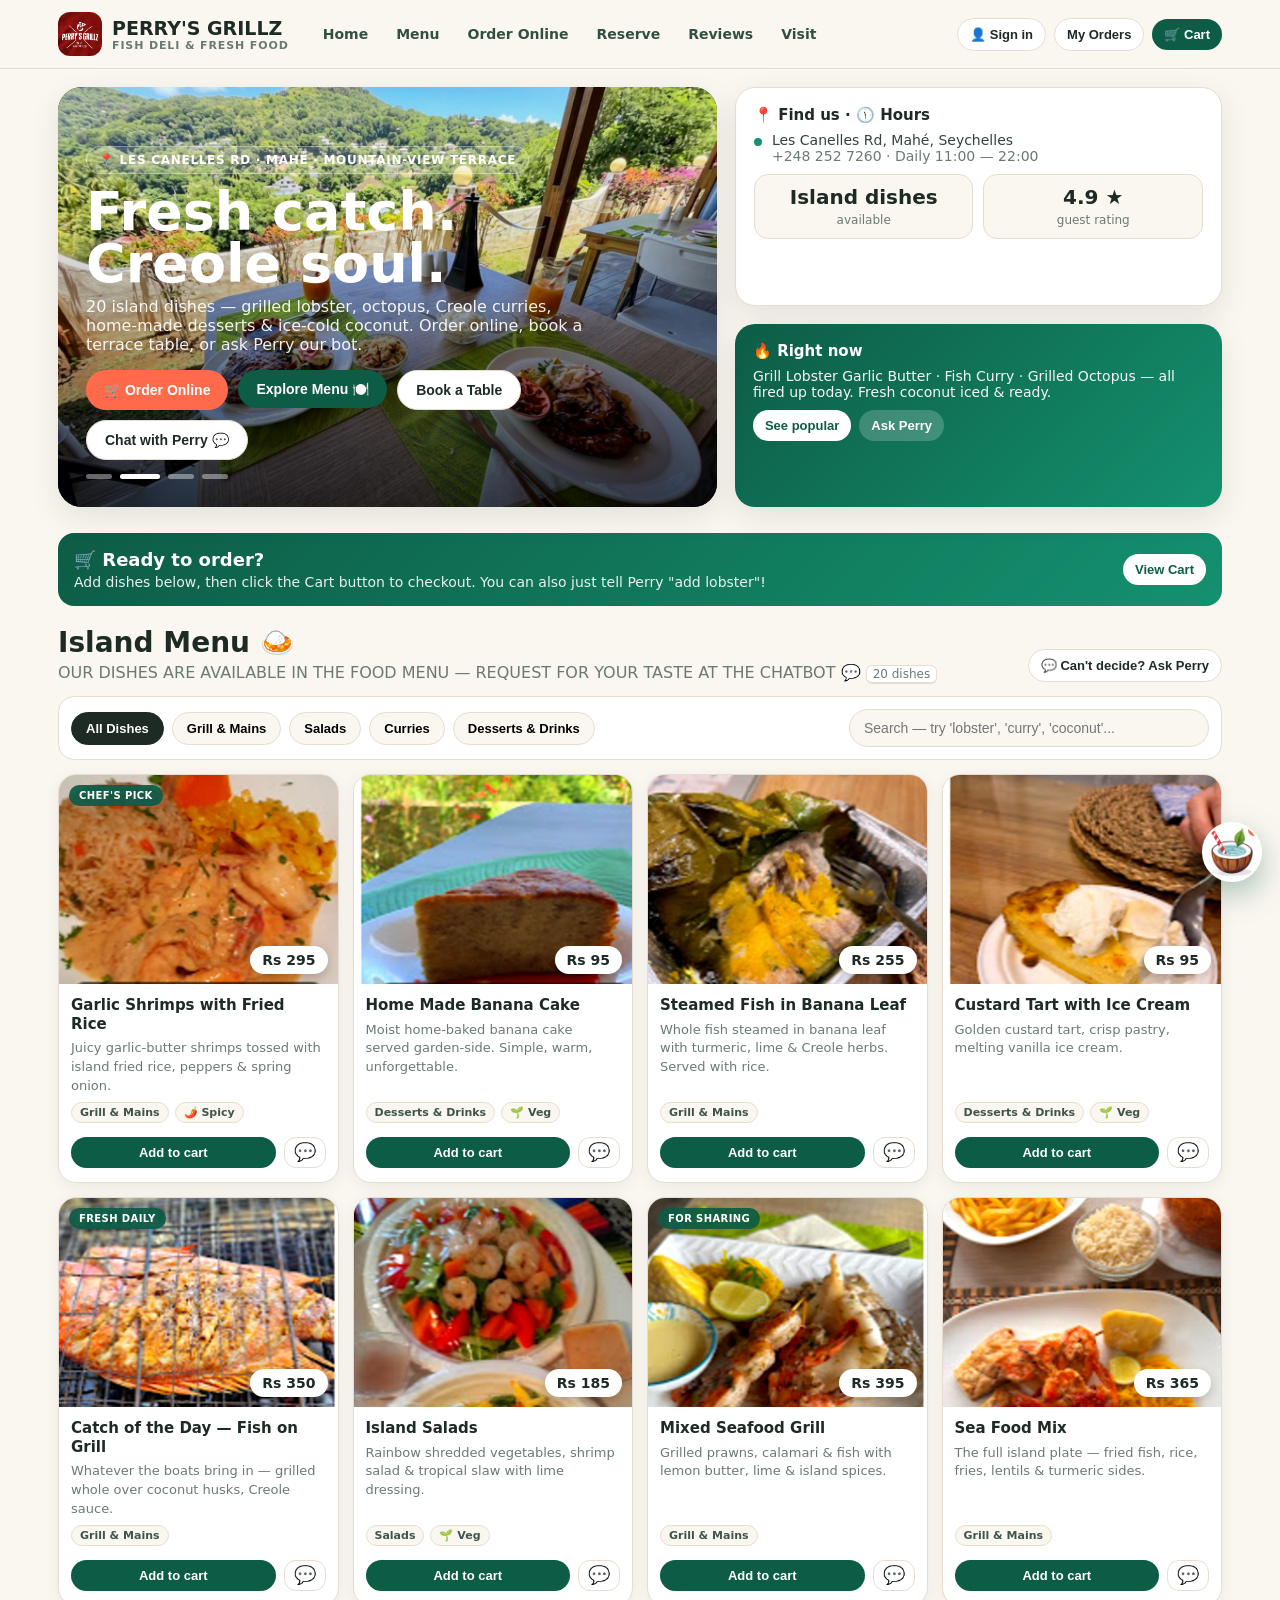
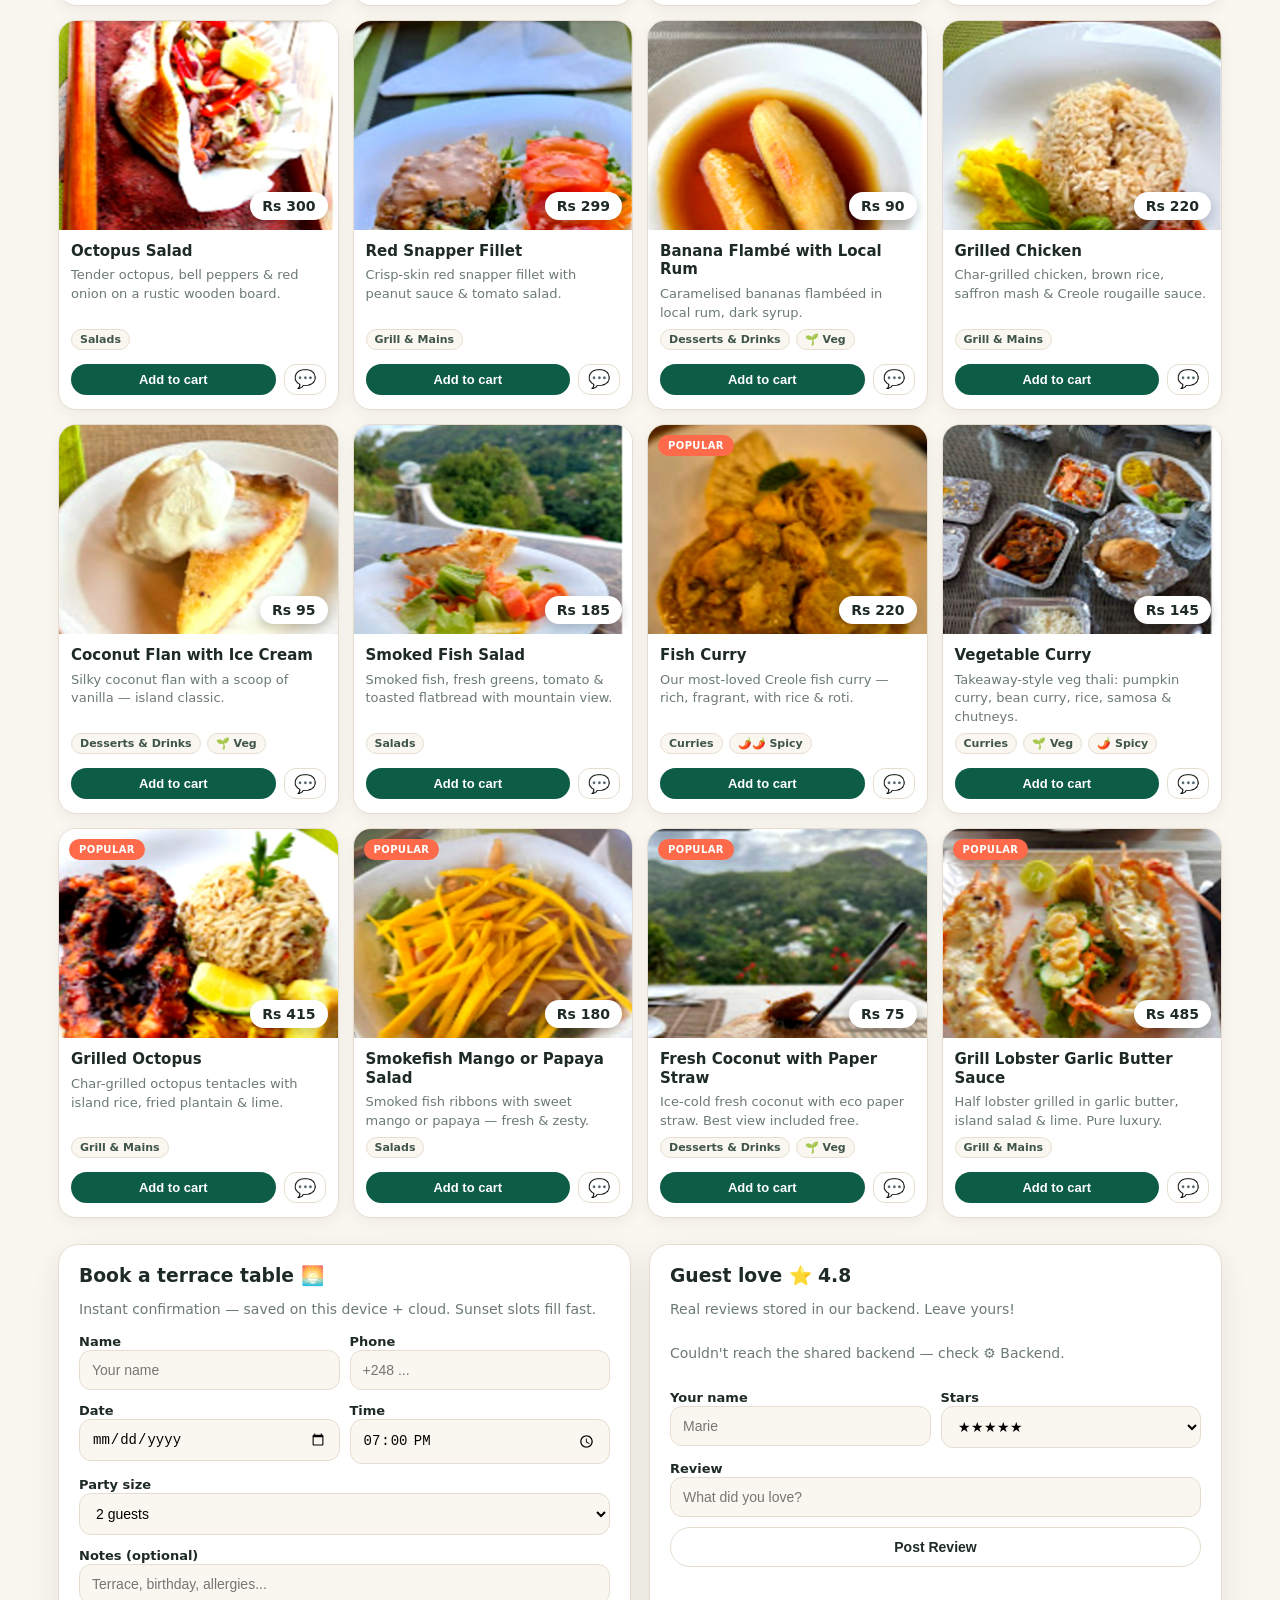
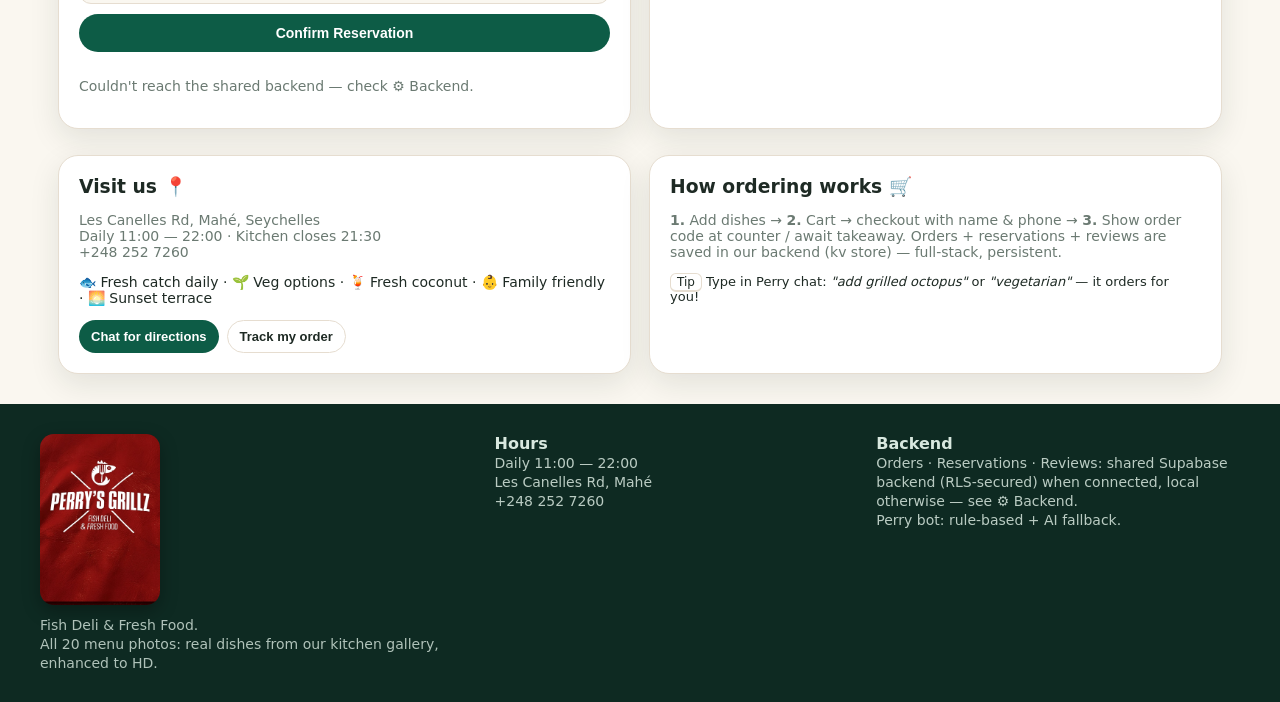
<file: perrys-grillz/index.html>
<!DOCTYPE html>
<html lang="en">
<head>
  <meta charset="UTF-8" />
  <meta name="viewport" content="width=device-width, initial-scale=1.0" />
  <title>PERRY'S GRILLZ — Fish Deli & Fresh Food</title>
  <link rel="stylesheet" href="src/styles.css" />
</head>
<body>

  <div class="topbar">
    <div class="topbar-in">
      <div class="brand"><div class="brand-mark"><img src="src/images/logo.png" alt="PERRY'S GRILLZ logo" /></div><div>PERRY'S GRILLZ<small>Fish Deli & Fresh Food</small></div></div>
      <nav class="links">
  <a href="#homeSec">Home</a>
  <a href="#menuSec">Menu</a>
  <a href="#menuSec" onclick="openDrawer(true)">Order Online</a>
  <a href="#reserveSec">Reserve</a>
  <a href="#reviewsSec">Reviews</a>
  <a href="#visitSec">Visit</a>
</nav>
      <div class="top-actions">
  <span class="kbd" id="backendPill" title="Backend status" style="display:none">🟡 Local</span>
  <button class="btn btn-ghost btn-small" id="backendBtnEl" onclick="openBackend()" style="display:none">⚙️ Backend</button>
  <button class="btn btn-ghost btn-small" id="authBtn" onclick="openAuth()">👤 Sign in</button>
  <button class="btn btn-ghost btn-small" onclick="openOrders()">My Orders</button>
  <button class="btn btn-primary btn-small cart-btn" onclick="openDrawer(true)">🛒 Cart <span class="cart-count" id="cartCountEl" style="display:none">0</span></button>
</div>
</div>
  </div>

  <div class="hero" id="homeSec">
    <div class="hero-main">
      <div class="hero-slides">
        <img class="hero-slide active" src="src/images/hero-1.jpg" alt="Terrace dining with mountain view" fetchpriority="high" />
        <img class="hero-slide" src="src/images/hero-2.jpg" alt="Grilled seafood with island view" loading="lazy" />
        <img class="hero-slide" src="src/images/hero-3.jpg" alt="Fresh grilled fish and coconut" loading="lazy" />
        <img class="hero-slide" src="src/images/fresh-coconut.jpg" alt="Fresh coconut over the valley" loading="lazy" />
      </div>
      <div class="hero-copy">
        <span class="eyebrow">📍 Les Canelles Rd · Mahé · Mountain-view terrace</span>
        <h1>Fresh catch.<br/>Creole soul.</h1>
        <p>20 island dishes — grilled lobster, octopus, Creole curries, home-made desserts & ice-cold coconut. Order online, book a terrace table, or ask Perry our bot.</p>
        <div class="hero-cta">
  <button class="btn btn-coral" onclick="openDrawer(true)">🛒 Order Online</button>
  <a href="#menuSec"><button class="btn btn-primary">Explore Menu 🍽️</button></a>
  <a href="#reserveSec"><button class="btn btn-ghost" style="background:#fff">Book a Table</button></a>
  <button class="btn btn-ghost" onclick="openChat(true)" style="background:#fff">Chat with Perry 💬</button>
</div>
        <div class="hero-dots" id="heroDotsEl"></div>
      </div>
    </div>
    <div class="hero-side">
      <div class="info-card">
        <h3>📍 Find us · 🕦 Hours</h3>
        <div class="info-row"><div class="dot"></div><div>Les Canelles Rd, Mahé, Seychelles<br/><span class="muted">+248 252 7260 · Daily 11:00 — 22:00</span></div></div>
        <div class="hours-grid">
         <div class="mini-stat"><b>Island dishes</b><span>available</span></div> 
          <div class="mini-stat"><b>4.9 ★</b><span>guest rating</span></div>
        </div>
      </div>
      <div class="info-card" style="background:linear-gradient(135deg,#0d5c46,#14916f);color:#fff;border:0">
        <h3>🔥 Right now</h3>
        <div style="font-size:14px;opacity:.95">Grill Lobster Garlic Butter · Fish Curry · Grilled Octopus — all fired up today. Fresh coconut iced & ready.</div>
        <div style="margin-top:10px;display:flex;gap:8px"><button class="btn btn-small" style="background:#fff;color:#0d5c46" onclick="document.getElementById('menuSec').scrollIntoView({behavior:'smooth'})">See popular</button><button class="btn btn-small" style="background:rgba(255,255,255,.2);color:#fff" onclick="openChat(true)">Ask Perry</button></div>
      </div>
    </div>
  </div>

  <div class="section" id="menuSec">
  <div style="background:linear-gradient(135deg,#0d5c46,#14916f);color:#fff;padding:16px;border-radius:16px;margin-bottom:20px;display:flex;align-items:center;justify-content:space-between;flex-wrap:wrap;gap:10px;">
    <div>
      <b style="font-size:18px">🛒 Ready to order?</b>
      <p style="margin:4px 0 0 0;font-size:14px;opacity:.9">Add dishes below, then click the Cart button to checkout. You can also just tell Perry "add lobster"!</p>
    </div>
    <button class="btn btn-small" style="background:#fff;color:#0d5c46" onclick="openDrawer(true)">View Cart</button>
  </div>
  <div class="section-head">
      <div><h2>Island Menu 🍛</h2><p>OUR DISHES ARE AVAILABLE IN THE FOOD MENU — REQUEST FOR YOUR TASTE AT THE CHATBOT 💬 <span id="menuCountEl" class="kbd">20 dishes</span></p></div>
      <div><button class="btn btn-ghost btn-small" onclick="openChat(true)">💬 Can't decide? Ask Perry</button></div>
    </div>
    <div class="toolbar">
      <div class="pills" id="pillsEl"></div>
      <div class="search"><input id="searchInput" placeholder="Search — try 'lobster', 'curry', 'coconut'..." /></div>
    </div>
    <div class="grid" id="menuGridEl"></div>
  </div>

  <div class="section split" id="reserveSec">
    <div class="panel">
      <h3>Book a terrace table 🌅</h3>
      <p class="muted">Instant confirmation — saved on this device + cloud. Sunset slots fill fast.</p>
      <form class="form" id="resFormEl">
        <div class="form-row">
          <div><label>Name</label><input id="resNameInput" placeholder="Your name" /></div>
          <div><label>Phone</label><input id="resPhoneInput" placeholder="+248 ..." /></div>
        </div>
        <div class="form-row">
          <div><label>Date</label><input id="resDateInput" type="date" /></div>
          <div><label>Time</label><input id="resTimeInput" type="time" value="19:00" /></div>
        </div>
        <div><label>Party size</label><select id="resPartyInput"><option>2 guests</option><option>1 guest</option><option>3 guests</option><option>4 guests</option><option>5 guests</option><option>6+ guests</option></select></div>
        <div><label>Notes (optional)</label><input id="resNoteInput" placeholder="Terrace, birthday, allergies..." /></div>
        <button class="btn btn-primary" type="submit">Confirm Reservation</button>
      </form>
      <div id="resListEl" style="margin-top:12px;display:grid;gap:8px"></div>
    </div>
    <div class="panel" id="reviewsSec">
      <h3>Guest love ⭐ 4.8</h3>
      <p class="muted">Real reviews stored in our backend. Leave yours!</p>
      <div class="reviews" id="reviewsEl" style="grid-template-columns:1fr"></div>
      <form class="form" id="revFormEl">
        <div class="form-row">
          <div><label>Your name</label><input id="revNameInput" placeholder="Marie" /></div>
          <div><label>Stars</label><select id="revStarsInput"><option value="5">★★★★★</option><option value="4">★★★★</option><option value="3">★★★</option></select></div>
        </div>
        <div><label>Review</label><input id="revTextInput" placeholder="What did you love?" /></div>
        <button class="btn btn-ghost" type="submit">Post Review</button>
      </form>
    </div>
  </div>

  <div class="section split" id="visitSec">
    <div class="panel">
      <h3>Visit us 📍</h3>
      <p class="muted">Les Canelles Rd, Mahé, Seychelles<br/>Daily 11:00 — 22:00 · Kitchen closes 21:30<br/>+248 252 7260</p>
      <p style="font-size:14px">🐟 Fresh catch daily · 🌱 Veg options · 🍹 Fresh coconut · 👶 Family friendly · 🌅 Sunset terrace</p>
      <div style="display:flex;gap:8px;flex-wrap:wrap"><button class="btn btn-primary btn-small" onclick="openChat(true)">Chat for directions</button><button class="btn btn-ghost btn-small" onclick="openOrders()">Track my order</button></div>
    </div>
    <div class="panel">
      <h3>How ordering works 🛒</h3>
      <p class="muted"><b>1.</b> Add dishes → <b>2.</b> Cart → checkout with name & phone → <b>3.</b> Show order code at counter / await takeaway. Orders + reservations + reviews are saved in our backend (kv store) — full-stack, persistent.</p>
      <p style="font-size:13px"><span class="kbd">Tip</span> Type in Perry chat: <i>"add grilled octopus"</i> or <i>"vegetarian"</i> — it orders for you!</p>
    </div>
  </div>

  <div class="footer"><div class="footer-in">
    <div><img class="foot-logo" src="src/images/logo.png" alt="PERRY'S GRILLZ logo" /><span style="opacity:.8;font-size:14px">Fish Deli & Fresh Food.<br/>All 20 menu photos: real dishes from our kitchen gallery, enhanced to HD.</span></div>
    <div><b>Hours</b><br/><span style="font-size:14px;opacity:.85">Daily 11:00 — 22:00<br/>Les Canelles Rd, Mahé<br/>+248 252 7260</span></div>
    <div><b>Backend</b><br/><span style="font-size:14px;opacity:.85">Orders · Reservations · Reviews: shared Supabase backend (RLS-secured) when connected, local otherwise — see ⚙️ Backend.<br/>Perry bot: rule-based + AI fallback.</span></div>
  </div></div>

  <!-- Cart drawer -->
  <div class="drawer" id="drawerEl">
    <div class="drawer-bg" onclick="openDrawer(false)"></div>
    <div class="drawer-panel">
      <div class="drawer-head"><b>🛒 Your Order</b><button class="btn btn-ghost btn-small" onclick="openDrawer(false)">Close</button></div>
      <div class="drawer-body" id="cartBodyEl"></div>
     <div class="drawer-foot">
  <div style="display:flex;justify-content:space-between"><span class="muted">Total</span><b id="cartTotalEl">Rs 0</b></div>
  <div class="form-row"><div><label>Your name</label><input id="ordNameInput" placeholder="Name"/></div><div><label>Phone</label><input id="ordPhoneInput" placeholder="Phone"/></div></div>
  <div class="form-row"><div><label>Type</label><select id="ordTypeInput"><option>Dine-in</option><option>Takeaway</option><option>Delivery</option></select></div><div><label>Note</label><input id="ordNoteInput" placeholder="No chili, etc."/></div></div>
  <div><label>Payment method</label>
    <select id="ordPayInput">
      <option value="cash">💵 Cash on delivery / at counter</option>
      <option value="card">💳 Card (pay at counter)</option>
      <option value="transfer">🏦 Bank transfer</option>
    </select>
  </div>
  <button class="btn btn-primary" id="checkoutBtn">Place Order</button>
  <button class="btn btn-ghost btn-small" onclick="openDrawer(false);openChat(true)">Need help? Ask Perry</button>
</div>
    </div>
  </div>

  <!-- Modal -->
  <div class="modal" id="modalEl"><div class="modal-bg" onclick="closeModal()"></div><div class="modal-box" id="modalBoxEl"></div></div>

  <!-- Auth / Profile modal -->
<div class="modal" id="authModalEl">
  <div class="modal-bg" onclick="document.getElementById('authModalEl').classList.remove('open')"></div>
  <div class="modal-box" id="authModalBoxEl"></div>
</div>
  <!-- Chatbot -->
  <button class="chat-fab" onclick="openChat(document.getElementById('chatWinEl').classList.contains('open')?false:true)"><img src="src/images/coconut-bot.jpg" alt="Chat with Perry" /><span class="ping" id="chatFabPing"></span></button>
  <div class="chat-win" id="chatWinEl">
    <div class="chat-head"><div class="avatar"><img src="src/images/coconut-bot.jpg" alt="Perry" /></div><div><b>Perry · Grill Helper</b><br/><span style="font-size:12px;opacity:.85">● online · </span></div><button style="margin-left:auto;background:rgba(255,255,255,.2);border:0;color:#fff;border-radius:99px;width:32px;height:32px;cursor:pointer" onclick="openChat(false)">✕</button></div>
    <div class="chat-body" id="chatBodyEl"></div>
    <div class="chat-quick"><button class="chip" data-q="Popular dishes">🔥 Popular</button><button class="chip" data-q="Vegetarian">🌱 Veg</button><button class="chip" data-q="Opening hours">🕦 Hours</button><button class="chip" data-q="Book a table">📅 Book</button></div>
    <div class="chat-input"><input id="chatTextInput" placeholder="Ask Perry... try 'add lobster'" /><button class="btn btn-primary" id="chatSendBtn">Send</button></div>
  </div>

  <div class="toast" id="toastEl"></div>

  <style>html{color-scheme:light}body{text-align:left}</style>

  <!-- Scripts must be loaded in this specific order -->
   <script src="src/menu.js"></script>
<script src="src/supabase.js"></script>
<script src="src/auth.js"></script>
<script src="src/store.js"></script>
<script src="src/chatbot.js"></script>
<script src="src/app.js"></script>
</body>
</html>
</file>
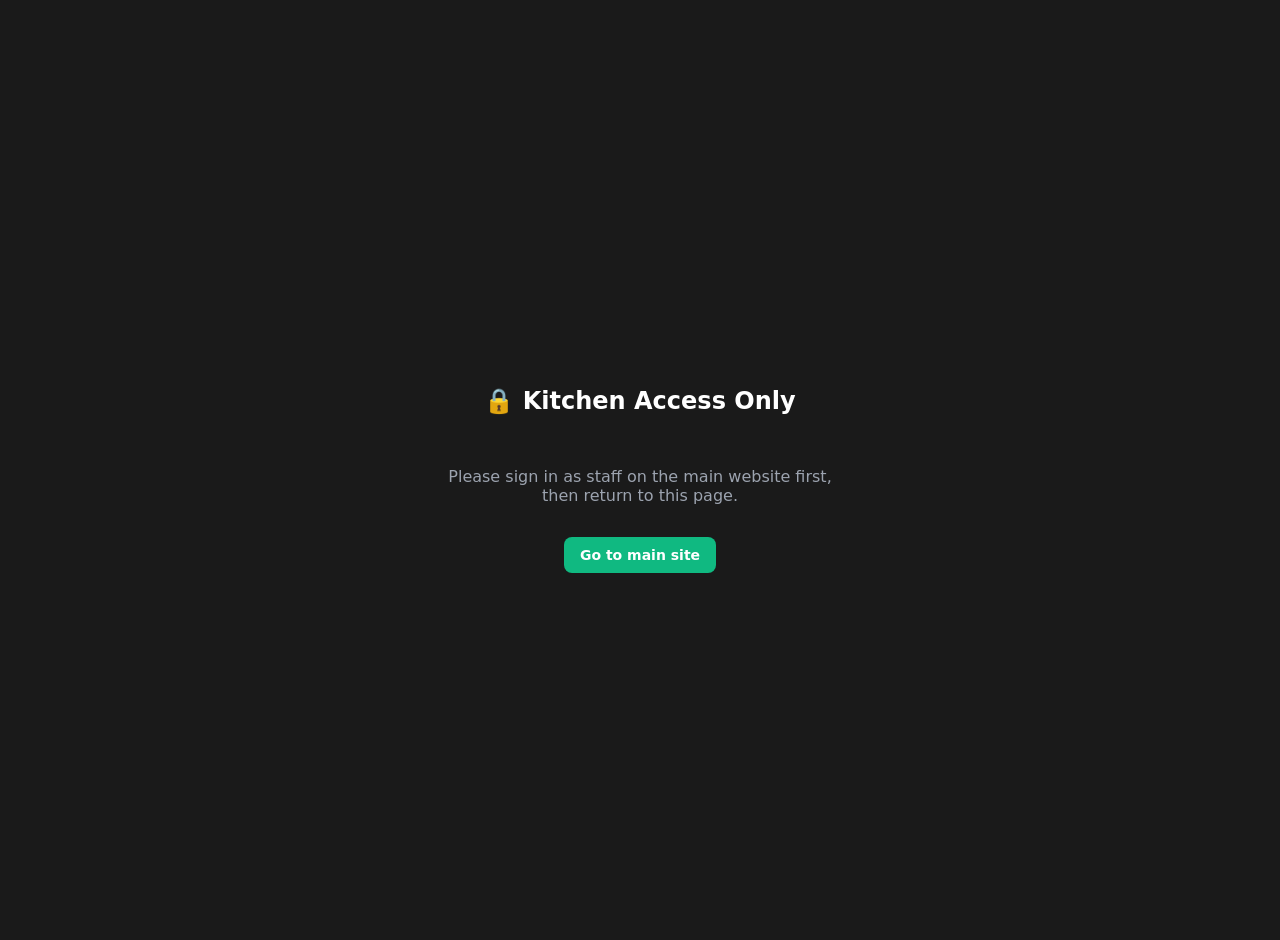
<file: perrys-grillz/staff.html>
<!DOCTYPE html>
<html lang="en">
<head>
  <meta charset="UTF-8" />
  <meta name="viewport" content="width=device-width, initial-scale=1.0" />
  <title>PERRY'S GRILLZ — Kitchen Dashboard</title>
  <link rel="stylesheet" href="src/styles.css" />
  <style>
    body { background: #1a1a1a; color: #fff; font-family: ui-sans-serif, system-ui, sans-serif; margin: 0; padding: 20px; }
    .kds-header { display: flex; justify-content: space-between; align-items: center; border-bottom: 2px solid #333; padding-bottom: 15px; margin-bottom: 20px; flex-wrap: wrap; gap: 10px; }
    .kds-header h1 { margin: 0; color: #fff; font-size: 24px; }
    .kds-status { display: flex; align-items: center; gap: 8px; font-size: 14px; background: #333; padding: 6px 12px; border-radius: 20px; }
    .dot-online { width: 10px; height: 10px; background: #4ade80; border-radius: 50%; box-shadow: 0 0 8px #4ade80; }
    .dot-offline { width: 10px; height: 10px; background: #ef4444; border-radius: 50%; }
    .kds-grid { display: grid; grid-template-columns: repeat(auto-fill, minmax(340px, 1fr)); gap: 16px; }
    .kds-card { background: #2a2a2a; border-radius: 12px; padding: 16px; border-left: 6px solid #555; display: flex; flex-direction: column; gap: 10px; box-shadow: 0 4px 12px rgba(0,0,0,0.3); }
    .kds-card.status-received { border-left-color: #f59e0b; }
    .kds-card.status-preparing { border-left-color: #3b82f6; }
    .kds-card.status-ready { border-left-color: #10b981; }
    .kds-card.status-done { border-left-color: #6b7280; opacity: 0.6; }
    .kds-top { display: flex; justify-content: space-between; align-items: flex-start; }
    .kds-id { font-weight: 800; font-size: 16px; color: #fbbf24; }
    .kds-time { font-size: 12px; color: #9ca3af; }
    .kds-customer { font-size: 14px; color: #d1d5db; margin-top: 4px; }
    .kds-items { background: #1f1f1f; padding: 10px; border-radius: 8px; font-size: 14px; line-height: 1.6; }
    .kds-items b { color: #fff; font-size: 15px; }
    .kds-note { font-size: 13px; color: #fbbf24; font-style: italic; margin-top: 4px; }
    .kds-footer { display: flex; justify-content: space-between; align-items: center; margin-top: 4px; }
    .kds-total { font-size: 18px; font-weight: 800; color: #10b981; }
    .kds-btn { border: 0; cursor: pointer; padding: 10px 16px; border-radius: 8px; font-weight: 700; font-size: 14px; transition: 0.15s; }
    .kds-btn:hover { transform: translateY(-1px); }
    .kds-btn-received { background: #f59e0b; color: #000; }
    .kds-btn-preparing { background: #3b82f6; color: #fff; }
    .kds-btn-ready { background: #10b981; color: #fff; }
    .kds-empty { text-align: center; color: #6b7280; padding: 60px 20px; font-size: 18px; }
    .kds-refresh { font-size: 12px; color: #6b7280; text-align: center; margin-top: 30px; }
  </style>
</head>
<body>
<div id="kdsLock" style="display:flex;flex-direction:column;align-items:center;justify-content:center;height:100vh;gap:16px;padding:20px;text-align:center">
  <h2>🔒 Kitchen Access Only</h2>
  <p style="color:#9ca3af;max-width:400px">Please sign in as staff on the main website first, then return to this page.</p>
  <a href="index.html" class="kds-btn kds-btn-ready" style="text-decoration:none">Go to main site</a>
</div>

<div id="kdsApp" style="display:none">
  <div class="kds-header">
    <div>
      <h1>🍳 PERRY'S GRILLZ — Kitchen</h1>
      <div style="font-size:13px;color:#9ca3af;margin-top:4px">Live orders board · auto-refreshes every 10s</div>
    </div>
    <div class="kds-status">
      <div id="kdsStatusDot" class="dot-offline"></div>
      <span id="kdsStatusText">Connecting…</span>
    </div>
  </div>

  <div id="kdsGrid" class="kds-grid">
    <div class="kds-empty">Loading orders…</div>
  </div>

  <div class="kds-refresh" id="kdsLastRefresh"></div></div>

</div>



  <!-- Scripts (same backend as the main site) -->

  <script src="src/menu.js"></script>
  <script src="src/supabase.js"></script>
  <script src="src/store.js"></script>
  <script>
    const NEXT_STATUS = { received: "preparing", preparing: "ready", ready: "done", done: "done" };
    const STATUS_LABELS = { received: "Mark Preparing", preparing: "Mark Ready", ready: "Mark Done", done: "Done" };
    let kdsTimer = null;
    let lastOrderCount = 0;

    function timeAgo(dateStr) {
      const mins = Math.floor((Date.now() - new Date(dateStr).getTime()) / 60000);
      if (mins < 1) return "just now";
      if (mins === 1) return "1 min ago";
      if (mins < 60) return mins + " mins ago";
      return Math.floor(mins / 60) + "h ago";
    }

    function money(n) { return "Rs " + Math.round(n); }

    async function renderKDS() {
      const grid = document.getElementById("kdsGrid");
      const shared = window.Backend && window.Backend.isOnline();
      
      const dot = document.getElementById("kdsStatusDot");
      const txt = document.getElementById("kdsStatusText");
      if (shared) {
        dot.className = "dot-online";
        txt.textContent = "🟢 Shared backend connected";
      } else {
        dot.className = "dot-offline";
        txt.textContent = "🔴 Offline — check ⚙️ Backend on main site";
      }

      if (!shared) {
        grid.innerHTML = `<div class="kds-empty">⚠️ Not connected to Supabase.<br/><br/>Go to the main site, click ⚙️ Backend, and connect your keys.<br/>Then refresh this page.</div>`;
        return;
      }

      try {
        const orders = await window.Store.myOrders();
        
        // New order sound (simple beep)
        if (orders.length > lastOrderCount && lastOrderCount > 0) {
          beep();
        }
        lastOrderCount = orders.length;

        if (!orders.length) {
          grid.innerHTML = `<div class="kds-empty">☕ No orders yet. Waiting for the first customer…</div>`;
          document.getElementById("kdsLastRefresh").textContent = "Last checked: " + new Date().toLocaleTimeString();
          return;
        }

        // Filter: show active first, then recently done
        const active = orders.filter(o => o.status !== "done");
        const done = orders.filter(o => o.status === "done").slice(0, 6);
        const display = [...active, ...done];

        grid.innerHTML = display.map(o => `
          <div class="kds-card status-${o.status}">
            <div class="kds-top">
              <div>
                <div class="kds-id">${o.id}</div>
                <div class="kds-time">${timeAgo(o.createdAt)}</div>
              </div>
              <div style="font-size:12px;background:#333;padding:4px 8px;border-radius:12px;text-transform:uppercase;font-weight:700">${o.status}</div>
            </div>
            <div class="kds-customer">👤 ${o.name} · 📞 ${o.phone} · ${o.type}</div>
            <div class="kds-items">
              ${o.items.map(i => `<b>${i.qty}×</b> ${i.name}`).join("<br/>")}
              ${o.note ? `<div class="kds-note">📝 ${o.note}</div>` : ""}
            </div>
            <div class="kds-footer">
              <div class="kds-total">${money(o.total)}</div>
              ${o.status !== "done" ? `
                <button class="kds-btn kds-btn-${o.status}" onclick="advance('${o.id}','${o.status}')">
                  ${STATUS_LABELS[o.status]} ➜
                </button>
              ` : `<span style="font-size:13px;color:#6b7280">✅ Completed</span>`}
            </div>
          </div>
        `).join("");

        document.getElementById("kdsLastRefresh").textContent = "Last updated: " + new Date().toLocaleTimeString() + " · " + active.length + " active order(s)";

      } catch (e) {
        grid.innerHTML = `<div class="kds-empty">❌ Failed to load orders: ${String(e.message || e).slice(0, 140)}</div>`;
      }
    }

    async function advance(id, status) {
      try {
        await window.Store.setOrderStatus(id, NEXT_STATUS[status] || "done");
        await renderKDS();
      } catch (e) {
        alert("Could not update: " + e.message);
      }
    }

    // Simple beep using Web Audio API (no external file needed)
    function beep() {
      try {
        const ctx = new (window.AudioContext || window.webkitAudioContext)();
        const osc = ctx.createOscillator();
        const gain = ctx.createGain();
        osc.connect(gain); gain.connect(ctx.destination);
        osc.frequency.value = 880;
        gain.gain.setValueAtTime(0.1, ctx.currentTime);
        gain.gain.exponentialRampToValueAtTime(0.001, ctx.currentTime + 0.3);
        osc.start(); osc.stop(ctx.currentTime + 0.3);
      } catch (e) {}
    }

    // Init
        // Admin gate — only show KDS if the admin is signed in
    const ADMIN_EMAIL = "olayunus11@gmail.com"; // ← CHANGE THIS TO YOUR REAL EMAIL
    const currentUser = JSON.parse(localStorage.getItem("perrysgrillz_session") || "null");

    if(currentUser && currentUser.user && currentUser.user.email &&
       currentUser.user.email.toLowerCase() === ADMIN_EMAIL.toLowerCase()){
      document.getElementById("kdsLock").style.display = "none";
      document.getElementById("kdsApp").style.display = "block";
      renderKDS();
      kdsTimer = setInterval(renderKDS, 10000); // auto-refresh every 10s
    } else {
      document.getElementById("kdsLock").style.display = "flex";
    }
  </script>
</file>
<file: perrys-grillz/src/styles.css>
:root{
  --bg:#faf7f0; --card:#fff; --ink:#1e2a24; --muted:#6b7a72;
  --green:#0d5c46; --green2:#14916f; --coral:#ff6b4a; --gold:#e8a93d;
  --sand:#efe6d3; --line:#e6ddd0; --radius:18px;
  --shadow:0 10px 30px rgba(20,40,30,.10);
}
*{box-sizing:border-box}
html{scroll-behavior:smooth}
body{margin:0;background:var(--bg);color:var(--ink);font-family:ui-sans-serif,system-ui,-apple-system,"Segoe UI",Roboto,Helvetica,Arial;text-align:left}
a{color:inherit}
.topbar{position:sticky;top:0;z-index:50;background:rgba(250,247,240,.92);backdrop-filter:blur(10px);border-bottom:1px solid var(--line)}
.topbar-in{max-width:1200px;margin:0 auto;display:flex;align-items:center;gap:14px;padding:12px 18px}
.brand{display:flex;align-items:center;gap:10px;font-weight:800;font-size:19px}
.brand-mark{width:44px;height:44px;border-radius:12px;background:#7a0f0f;display:grid;place-items:center;color:#fff;font-size:20px;overflow:hidden;flex:none}
.brand-mark img{width:100%;height:100%;object-fit:cover;display:block}
.brand small{display:block;font-size:11px;font-weight:600;color:var(--muted);letter-spacing:.08em;text-transform:uppercase}
.foot-logo{width:120px;border-radius:14px;display:block;margin-bottom:10px;box-shadow:0 6px 18px rgba(0,0,0,.3)}
.chat-head .avatar{width:40px;height:40px;border-radius:99px;background:#fff;display:grid;place-items:center;font-size:22px;overflow:hidden;flex:none}
.chat-head .avatar img{width:100%;height:100%;object-fit:cover;display:block}
nav.links{display:flex;gap:4px;margin-left:8px;flex-wrap:wrap}
nav.links a{text-decoration:none;padding:8px 12px;border-radius:999px;font-weight:600;font-size:14px;color:#33503f}
nav.links a:hover,nav.links a.active{background:var(--green);color:#fff}
.top-actions{margin-left:auto;display:flex;gap:8px;align-items:center}
.btn{border:0;cursor:pointer;border-radius:999px;padding:11px 18px;font-weight:700;font-size:14px;transition:.15s}
.btn-primary{background:var(--green);color:#fff}
.btn-primary:hover{background:#0a4a38;transform:translateY(-1px)}
.btn-coral{background:var(--coral);color:#fff}
.btn.btn-ghost{background:#fff;border:1px solid var(--line);color:var(--ink)}
.btn-small{padding:8px 12px;font-size:13px}
.cart-btn{position:relative}
.cart-count{position:absolute;top:-6px;right:-6px;background:var(--coral);color:#fff;font-size:12px;min-width:22px;height:22px;border-radius:999px;display:grid;place-items:center;padding:0 6px;font-weight:800}
.hero{max-width:1200px;margin:18px auto 0;padding:0 18px;display:grid;grid-template-columns:1.15fr .85fr;gap:18px}
@media(max-width:900px){.hero{grid-template-columns:1fr}}
.hero-main{position:relative;overflow:hidden;border-radius:24px;min-height:420px;background:#0d2b23;color:#fff;display:flex;align-items:flex-end;box-shadow:var(--shadow)}
.hero-main img.bg{position:absolute;inset:0;width:100%;height:100%;object-fit:cover;filter:saturate(1.1)}
.hero-slides{position:absolute;inset:0}
.hero-slide{position:absolute;inset:0;width:100%;height:100%;object-fit:cover;opacity:0;transition:opacity .8s ease;filter:saturate(1.1)}
.hero-slide.active{opacity:1}
.hero-dots{position:relative;z-index:2;display:flex;gap:8px;margin-top:14px}
.hero-dot{width:26px;height:5px;border-radius:99px;border:0;background:rgba(255,255,255,.4);cursor:pointer;padding:0;transition:.2s}
.hero-dot.active{background:#fff;width:40px}
.hero-main::after{content:"";position:absolute;inset:0;background:linear-gradient(180deg,rgba(0,0,0,.05) 30%,rgba(0,0,0,.72) 100%)}
.hero-copy{position:relative;z-index:2;padding:28px}
.eyebrow{display:inline-flex;align-items:center;gap:8px;background:rgba(255,255,255,.16);border:1px solid rgba(255,255,255,.3);padding:6px 12px;border-radius:999px;font-size:12px;font-weight:700;letter-spacing:.06em;text-transform:uppercase}
.hero-copy h1{margin:12px 0 8px;font-size:clamp(32px,5vw,54px);line-height:.95}
.hero-copy p{margin:0 0 16px;opacity:.92;max-width:520px;font-size:16px}
.hero-cta{display:flex;gap:10px;flex-wrap:wrap}
.hero-cta .btn{white-space:nowrap;flex:none}
.hero-cta a{flex:none;text-decoration:none}
.hero-side{display:grid;gap:18px}
.info-card{background:var(--card);border:1px solid var(--line);border-radius:20px;padding:18px;box-shadow:var(--shadow)}
.info-card h3{margin:0 0 8px;font-size:15px}
.info-row{display:flex;gap:10px;align-items:flex-start;font-size:14px;color:#33443b;margin:8px 0}
.dot{width:8px;height:8px;border-radius:99px;background:var(--green2);margin-top:6px;flex:none}
.hours-grid{display:grid;grid-template-columns:1fr 1fr;gap:10px;margin-top:10px}
.mini-stat{background:var(--bg);border:1px solid var(--line);border-radius:14px;padding:10px;text-align:center}
.mini-stat b{display:block;font-size:20px}
.mini-stat span{font-size:12px;color:var(--muted)}
.section{max-width:1200px;margin:26px auto;padding:0 18px}
.section-head{display:flex;align-items:end;justify-content:space-between;gap:16px;margin:8px 0 14px;flex-wrap:wrap}
.section-head h2{margin:0;font-size:28px}
.section-head p{margin:4px 0 0;color:var(--muted)}
.toolbar{display:flex;gap:10px;flex-wrap:wrap;align-items:center;background:#fff;border:1px solid var(--line);border-radius:16px;padding:12px;position:sticky;top:64px;z-index:20}
.pills{display:flex;gap:8px;flex-wrap:wrap}
.pill{border:1px solid var(--line);background:var(--bg);padding:8px 14px;border-radius:999px;font-size:13px;font-weight:700;cursor:pointer}
.pill.active{background:var(--ink);color:#fff;border-color:var(--ink)}
.search{margin-left:auto;display:flex;gap:8px;flex:1;min-width:200px;max-width:360px}
.search input{flex:1;border:1px solid var(--line);border-radius:999px;padding:10px 14px;font-size:14px;background:var(--bg)}
.grid{display:grid;grid-template-columns:repeat(4,1fr);gap:14px;margin-top:14px}
@media(max-width:1000px){.grid{grid-template-columns:repeat(3,1fr)}}
@media(max-width:760px){.grid{grid-template-columns:repeat(2,1fr)}.toolbar{top:60px}}
@media(max-width:420px){.grid{grid-template-columns:1fr}}
.card{background:#fff;border:1px solid var(--line);border-radius:var(--radius);overflow:hidden;display:flex;flex-direction:column;box-shadow:0 4px 16px rgba(0,0,0,.06);transition:.18s}
.card:hover{transform:translateY(-3px);box-shadow:var(--shadow)}
.card-img{position:relative;aspect-ratio:4/3;background:var(--sand);overflow:hidden}
.card-img img{width:100%;height:100%;object-fit:cover;display:block}
.card-badge{position:absolute;top:10px;left:10px;background:rgba(13,92,70,.92);color:#fff;font-size:10px;font-weight:800;letter-spacing:.04em;padding:5px 10px;border-radius:999px;text-transform:uppercase;white-space:nowrap}
.card-badge.pop{background:var(--coral)}
.card-price{position:absolute;bottom:10px;right:10px;background:#fff;border-radius:999px;padding:6px 12px;font-weight:800;font-size:14px;box-shadow:0 4px 12px rgba(0,0,0,.2)}
.card-body{padding:12px 12px 14px;display:flex;flex-direction:column;gap:6px;flex:1}
.card-body h3{margin:0;font-size:15px;line-height:1.25}
.card-body p{margin:0;font-size:13px;color:var(--muted);line-height:1.45;flex:1}
.card-tags{display:flex;gap:6px;flex-wrap:wrap;font-size:11px}
.tag{background:var(--bg);border:1px solid var(--line);padding:3px 8px;border-radius:999px;font-weight:700;color:#3f554a}
.card-foot{display:flex;gap:8px;margin-top:8px}
.add-btn{flex:1}
.icon-btn{width:42px;border-radius:12px;border:1px solid var(--line);background:#fff;cursor:pointer;font-size:18px}
/* split layout */
.split{display:grid;grid-template-columns:1fr 1fr;gap:18px}
@media(max-width:900px){.split{grid-template-columns:1fr}}
.panel{background:#fff;border:1px solid var(--line);border-radius:20px;padding:20px;box-shadow:var(--shadow)}
.panel h3{margin:0 0 6px}
.muted{color:var(--muted);font-size:14px}
.form{display:grid;gap:10px;margin-top:12px}
.form label{font-size:13px;font-weight:700}
.form input,.form select,.form textarea{border:1px solid var(--line);border-radius:12px;padding:11px 12px;font-size:14px;width:100%;background:var(--bg)}
.form-row{display:grid;grid-template-columns:1fr 1fr;gap:10px}
@media(max-width:520px){.form-row{grid-template-columns:1fr}}
.reviews{display:grid;grid-template-columns:repeat(3,1fr);gap:12px;margin-top:12px}
@media(max-width:900px){.reviews{grid-template-columns:1fr}}
.review{background:var(--bg);border:1px solid var(--line);border-radius:16px;padding:14px}
.review b{font-size:14px}.review p{font-size:13px;color:#3b4d43}
/* drawer */
.drawer{position:fixed;inset:0;z-index:80;display:none}
.drawer.open{display:block}
.drawer-bg{position:absolute;inset:0;background:rgba(0,0,0,.45)}
.drawer-panel{position:absolute;right:0;top:0;bottom:0;width:min(420px,95vw);background:#fff;display:flex;flex-direction:column;border-left:1px solid var(--line)}
.drawer-head{padding:16px;border-bottom:1px solid var(--line);display:flex;align-items:center;justify-content:space-between}
.drawer-body{flex:1;overflow:auto;padding:14px;display:flex;flex-direction:column;gap:10px}
.cart-item{display:grid;grid-template-columns:56px 1fr auto;gap:10px;align-items:center;border:1px solid var(--line);border-radius:14px;padding:8px;background:var(--bg)}
.cart-item img{width:56px;height:56px;object-fit:cover;border-radius:10px}
.qty{display:flex;align-items:center;gap:6px}
.qty button{width:28px;height:28px;border-radius:99px;border:1px solid var(--line);background:#fff;cursor:pointer;font-weight:800}
.drawer-foot{padding:14px;border-top:1px solid var(--line);display:grid;gap:10px}
/* modal */
.modal{position:fixed;inset:0;z-index:90;display:none;place-items:center;padding:18px}
.modal.open{display:grid}
.modal-bg{position:absolute;inset:0;background:rgba(0,0,0,.5)}
.modal-box{position:relative;background:#fff;border-radius:20px;max-width:560px;width:100%;padding:20px;max-height:90vh;overflow:auto}
/* chatbot */
.chat-fab{position:fixed;right:18px;bottom:18px;z-index:70;width:60px;height:60px;border-radius:99px;border:2px solid #fff;background:#fff;color:#fff;font-size:28px;cursor:pointer;box-shadow:0 12px 30px rgba(13,92,70,.35);overflow:hidden;padding:0}
.chat-fab img{width:100%;height:100%;object-fit:cover;display:block}
.chat-fab .ping{position:absolute;top:-2px;right:-2px;width:16px;height:16px;background:var(--coral);border-radius:99px;border:2px solid #fff}
.chat-win{position:fixed;right:18px;bottom:88px;z-index:71;width:min(390px,calc(100vw - 24px));height:min(600px,calc(100vh - 120px));background:#fff;border-radius:20px;border:1px solid var(--line);box-shadow:0 20px 60px rgba(0,0,0,.25);display:none;flex-direction:column;overflow:hidden}
.chat-win.open{display:flex}
.chat-head{background:linear-gradient(135deg,#0d5c46,#14916f);color:#fff;padding:14px;display:flex;gap:10px;align-items:center}
.chat-head .avatar{width:40px;height:40px;border-radius:99px;background:#fff;display:grid;place-items:center;font-size:22px}
.chat-body{flex:1;overflow:auto;padding:12px;display:flex;flex-direction:column;gap:10px;background:#f3efe6}
.msg{max-width:85%;padding:10px 12px;border-radius:16px;font-size:14px;line-height:1.45}
.msg.bot{background:#fff;border:1px solid var(--line);border-bottom-left-radius:6px;align-self:flex-start}
.msg.user{background:var(--green);color:#fff;border-bottom-right-radius:6px;align-self:flex-end}
.msg img.dish{width:100%;border-radius:10px;margin-top:8px}
.msg .m-actions{display:flex;gap:6px;margin-top:8px;flex-wrap:wrap}
.chip{border:1px solid var(--line);background:var(--bg);border-radius:999px;padding:6px 10px;font-size:12px;font-weight:700;cursor:pointer}
.chip:hover{background:var(--ink);color:#fff}
.chat-quick{display:flex;gap:6px;padding:8px;flex-wrap:wrap;background:#fff;border-top:1px solid var(--line)}
.chat-input{display:flex;gap:8px;padding:10px;background:#fff;border-top:1px solid var(--line)}
.chat-input input{flex:1;border:1px solid var(--line);border-radius:999px;padding:10px 14px;font-size:14px}
.typing{display:inline-flex;gap:4px}
.typing i{width:7px;height:7px;background:#9ab0a5;border-radius:99px;animation:bl 1s infinite}
.typing i:nth-child(2){animation-delay:.15s}.typing i:nth-child(3){animation-delay:.3s}
@keyframes bl{0%,100%{opacity:.3}50%{opacity:1}}
.toast{position:fixed;left:50%;bottom:24px;transform:translateX(-50%);background:var(--ink);color:#fff;padding:12px 18px;border-radius:999px;font-size:14px;font-weight:600;z-index:100;display:none;box-shadow:var(--shadow)}
.footer{margin-top:30px;background:#0e2a22;color:#d8e8df;padding:30px 18px}
.footer-in{max-width:1200px;margin:0 auto;display:grid;grid-template-columns:1.2fr 1fr 1fr;gap:18px}
@media(max-width:800px){.footer-in{grid-template-columns:1fr}}
.footer a{color:#d8e8df}
.kbd{background:#fff;border:1px solid var(--line);border-bottom-width:2px;border-radius:6px;padding:1px 6px;font-size:12px}
/* ===== MOBILE RESPONSIVENESS ===== */
@media (max-width: 768px) {
  .topbar-in {
    flex-wrap: wrap;
    padding: 10px 12px;
    gap: 8px;
  }
  .brand {
    flex: 1;
    min-width: 140px;
  }
  .brand-mark {
    width: 36px;
    height: 36px;
  }
  .brand div {
    font-size: 16px;
  }
  .top-actions {
    margin-left: 0;
    width: 100%;
    justify-content: space-between;
    order: 3;
    margin-top: 6px;
  }
  .top-actions .btn, .top-actions .kbd {
    padding: 6px 10px;
    font-size: 12px;
    flex: 1;
    text-align: center;
  }
  nav.links {
    order: 4;
    width: 100%;
    overflow-x: auto;
    white-space: nowrap;
    flex-wrap: nowrap;
    margin-left: 0;
    padding-bottom: 4px;
    -ms-overflow-style: none;
    scrollbar-width: none;
  }
  nav.links::-webkit-scrollbar {
    display: none;
  }
  nav.links a {
    padding: 6px 12px;
    font-size: 13px;
  }
  .hero {
    margin-top: 10px;
    padding: 0 12px;
  }
  .hero-main {
    min-height: 340px;
    border-radius: 16px;
  }
  .hero-copy {
    padding: 16px;
  }
  .hero-copy h1 {
    font-size: 28px;
  }
  .hero-copy p {
    font-size: 14px;
  }
  .hero-cta {
    display: grid;
    grid-template-columns: 1fr 1fr;
    gap: 8px;
  }
  .hero-cta .btn, .hero-cta a {
    width: 100%;
    font-size: 13px;
    padding: 10px 12px;
    display: block;
    text-align: center;
  }
  .section {
    margin: 16px auto;
    padding: 0 12px;
  }
  .toolbar {
    position: static;
    flex-direction: column;
    align-items: stretch;
  }
  .search {
    margin-left: 0;
    max-width: 100%;
  }
  .grid {
    grid-template-columns: 1fr;
  }
  .split {
    grid-template-columns: 1fr;
  }
  .panel {
    padding: 16px;
  }
  .footer-in {
    grid-template-columns: 1fr;
    text-align: center;
  }
  .foot-logo {
    margin: 0 auto 10px auto;
  }
}

/* Small phones (iPhone SE, etc) */
@media (max-width: 480px) {
  .hero-cta {
    grid-template-columns: 1fr;
  }
  .hero-copy h1 {
    font-size: 24px;
  }
}
</file>
